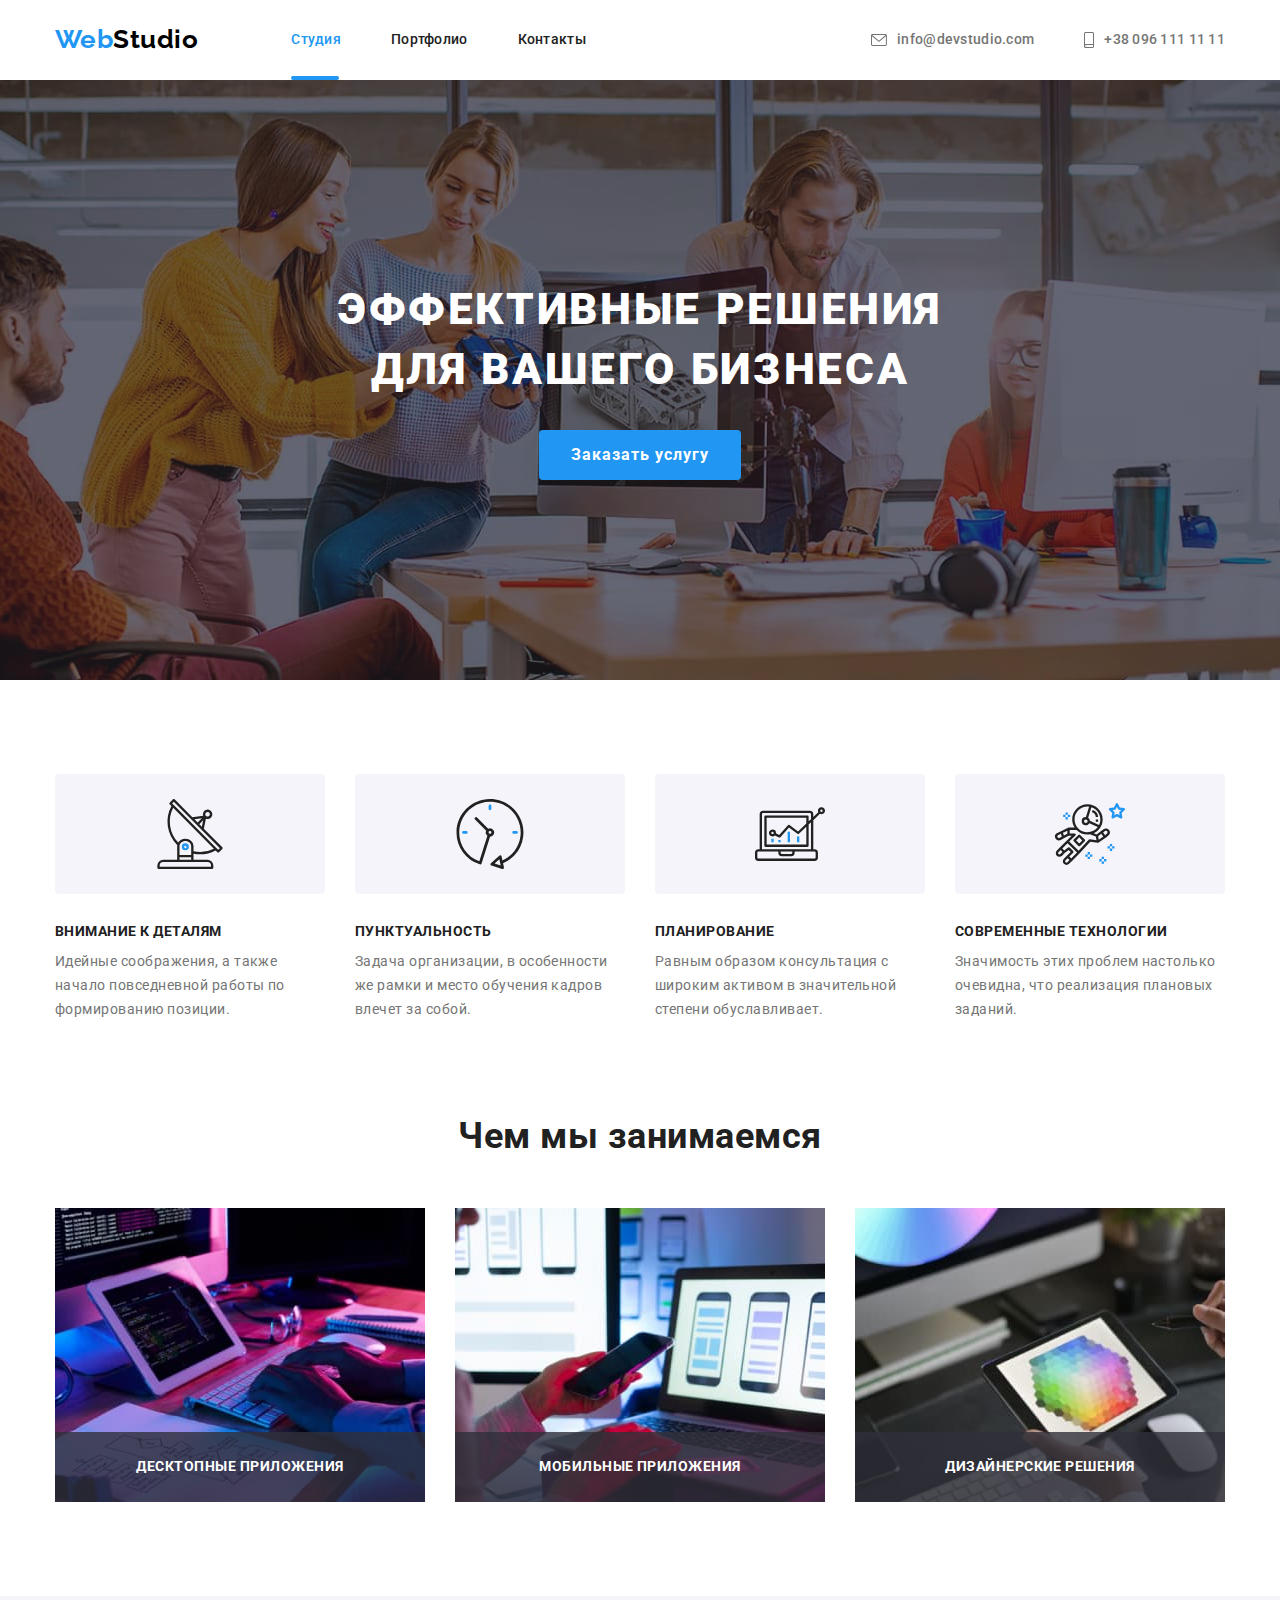
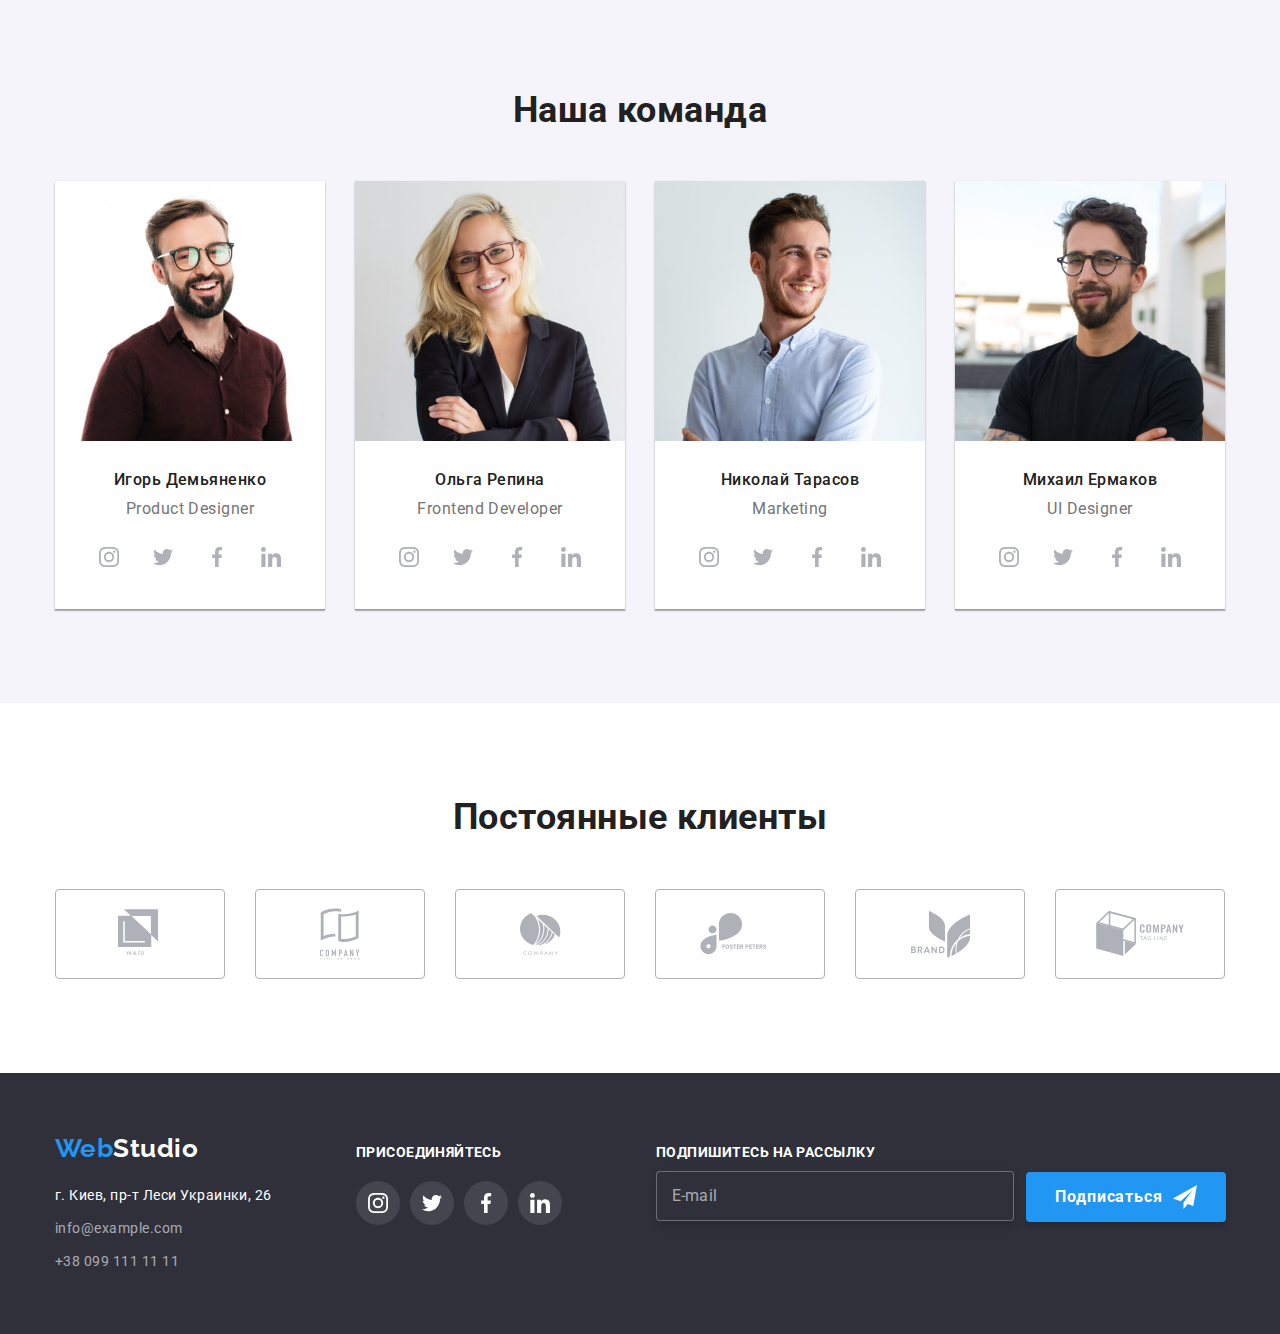
<file: index.html>
<!DOCTYPE html>
<html lang="ru">
  <head>
    <meta charset="UTF-8" />
    <meta name="viewport" content="width=device-width, initial-scale=1.0" />
    <title>Студия</title>
    <link rel="preconnect" href="https://fonts.gstatic.com" />
    <link
      href="https://fonts.googleapis.com/css2?family=Raleway:wght@400;700&family=Roboto:wght@400;500;700;900&display=swap"
      rel="stylesheet"
    />
    <link
      rel="stylesheet"
      href="https://cdnjs.cloudflare.com/ajax/libs/modern-normalize/1.0.0/modern-normalize.min.css"
    />
    <link rel="stylesheet" href="./css/styles.css" />
  </head>
  <body>
    <!--Header-->

    <header class="page-header">
      <!--Навигация-->
      <div class="container page-roof">
        <nav class="site-nav">
          <a href="./index.html" class="logo"
            ><span class="web-logo">Web</span
            ><span class="studio-logo">Studio</span></a
          >
          <ul class="list">
            <li class="item">
              <a href="" class="link current study-line">Студия</a>
            </li>
            <li class="item">
              <a href="./portfolio.html" class="link">Портфолио</a>
            </li>
            <li class="item"><a href="" class="link">Контакты</a></li>
          </ul>
        </nav>

        <ul class="contacts">
          <li class="item">
            <a class="link" href="">
              <svg class="mail-icon">
                <use href="./images/symbol-defs.svg#envelope"></use>
              </svg>
              info@devstudio.com</a
            >
          </li>
          <li class="item">
            <a class="link" href="">
              <svg class="contacts-icon">
                <use href="./images/symbol-defs.svg#smartphone"></use>
              </svg>
              +38 096 111 11 11</a
            >
          </li>
        </ul>
      </div>
    </header>

    <!--Main-->

    <main>
      <!--Hero-->

      <section class="hero">
        <div class="container">
          <h1 class="hero-title">
            Эффективные решения <br />
            для вашего бизнеса
          </h1>
          <button data-modal-open type="button" class="button-hero">
            Заказать услугу
          </button>
        </div>
      </section>

      <!--Modal-Window-->

      <div class="backdrop is-hidden" data-modal>
        <div class="modal">
          <button class="modal-close" data-modal-close>
            <svg class="close-icon">
              <use
                href="./images/icon/symbol-defs-1.svg#modal-close-comp"
              ></use>
            </svg>
          </button>

          <div class="input-place">
            <b class="modal-title">Оставьте свои данные, мы вам перезвоним</b>

            <form class="form-modal">
              <p class="form-field">
                <label for="name" class="form-label">Имя</label>
                <input
                  class="form-input"
                  type="text"
                  name="user-name"
                  id="name"
                />
                <span class="input-picture">
                  <svg class="input-icon">
                    <use href="./images/icon/symbol-defs-modal.svg#name"></use>
                  </svg>
                </span>
              </p>

              <p class="form-field">
                <label for="tel" class="form-label">Телефон</label>
                <input class="form-input" type="tel" name="user-tel" id="tel" />
                <span class="input-picture">
                  <svg class="input-icon">
                    <use href="./images/icon/symbol-defs-modal.svg#tel"></use>
                  </svg>
                </span>
              </p>

              <p class="form-field">
                <label for="mail" class="form-label">Почта</label>
                <input
                  class="form-input"
                  type="email"
                  name="user-mail"
                  id="mail"
                />
                <span class="input-picture">
                  <svg class="input-icon">
                    <use href="./images/icon/symbol-defs-modal.svg#mail"></use>
                  </svg>
                </span>
              </p>

              <p class="form-field">
                <label for="comments" class="form-label">Комментарий</label>
                <textarea
                  name="comments"
                  id="comments"
                  placeholder="Введите текст"
                ></textarea>
              </p>

              <div class="form-polic">
                <label class="check-label">
                  <input
                    class="form-checkbox"
                    type="checkbox"
                    name="agreement"
                  />
                  <span class="check-decoration"></span>
                  <span class="check-label-subtitle"
                    >Соглашаюсь с рассылкой и принимаю</span
                  >
                  <a class="label-subtitle-link" href=""
                    ><span class="check-label-subtitle-text"
                      >Условия договора</span
                    ></a
                  >
                </label>
              </div>

              <button class="submit-button" type="submit">
                <span class="submit-title">Отправить</span>
              </button>
            </form>
          </div>
        </div>
      </div>

<!--Features-->

      <section class="features">
        <h2 class="title-hidden">Чем мы занимаемся</h2>

        <div class="container">
          <ul class="list">
            <li class="box">
              <h3 class="title">Внимание к деталям</h3>
              <p class="features-subtitle">
                Идейные соображения, а также начало повседневной работы по
                формированию позиции.
              </p>
            </li>
            <li class="box">
              <h3 class="title">Пунктуальность</h3>
              <p class="features-subtitle">
                Задача организации, в особенности же рамки и место обучения
                кадров влечет за собой.
              </p>
            </li>
            <li class="box">
              <h3 class="title">Планирование</h3>
              <p class="features-subtitle">
                Равным образом консультация с широким активом в значительной
                степени обуславливает.
              </p>
            </li>
            <li class="box">
              <h3 class="title">Современные технологии</h3>
              <p class="features-subtitle">
                Значимость этих проблем настолько очевидна, что реализация
                плановых заданий.
              </p>
            </li>
          </ul>
        </div>
      </section>

      <!--Activity-->

      <section class="activity">
        <div class="container">
          <h2 class="section-title">Чем мы занимаемся</h2>
          <ul class="list">
            <li class="card">
              <div class="activity-thumb">
                <img
                  class="image"
                  src="./images/img-box1-comp.jpg"
                  alt="десктопные приложения"
                  width="370"
                />
                <p class="activity-subtitle">Десктопные приложения</p>
              </div>
            </li>
            <li class="card">
              <div class="activity-thumb">
                <img
                  class="image"
                  src="./images/img-box2-comp.jpg"
                  alt="мобильные приложения"
                  width="370"
                />
                <p class="activity-subtitle">Мобильные приложения</p>
              </div>
            </li>
            <li class="card">
              <div class="activity-thumb">
                <img
                  class="image"
                  src="./images/img-box3-comp.jpg"
                  alt="дизайнерские решения"
                  width="370"
                />
                <p class="activity-subtitle">Дизайнерские решения</p>
              </div>
            </li>
          </ul>
        </div>
      </section>

      <!--Team-->

      <section class="team">
        <div class="container">
          <h2 class="section-title">Наша команда</h2>
          <ul class="list">
            <li class="card">
              <img
                class="image"
                src="./images/img-demyanenko-75.jpg"
                alt="Игорь Демьяненко"
                width="270"
                height="260"
              />
              <div class="card-cocntent">
                <h3 class="title">Игорь Демьяненко</h3>
                <p class="team-subtitle">Product Designer</p>
                <ul class="team-social">
                  <li class="social-box">
                    <a class="link" href="" aria-label="Instagram link">
                      <span class="title-hidden">Instagram</span>
                      <svg class="team-icon">
                        <use href="./images/symbol-defs.svg#instagram"></use>
                      </svg>
                    </a>
                  </li>
                  <li class="social-box">
                    <a class="link" href="" aria-label="Twitter link">
                      <span class="title-hidden">Twitter</span>
                      <svg class="team-icon">
                        <use href="./images/symbol-defs.svg#twitter"></use>
                      </svg>
                    </a>
                  </li>
                  <li class="social-box">
                    <a class="link" href="" aria-label="Facebooke link">
                      <span class="title-hidden">Facebooke</span>
                      <svg class="team-icon">
                        <use href="./images/symbol-defs.svg#facebook"></use>
                      </svg>
                    </a>
                  </li>
                  <li class="social-box">
                    <a class="link" href="" aria-label="Linkedin link">
                      <span class="title-hidden">Linkedin</span>
                      <svg class="team-icon">
                        <use href="./images/symbol-defs.svg#linkedin"></use>
                      </svg>
                    </a>
                  </li>
                </ul>
              </div>
            </li>
            <li class="card">
              <img
                class="image"
                src="./images/img-repyna-75.jpg"
                alt="Ольга Репина"
                width="270"
                height="260"
              />
              <div class="card-cocntent">
                <h3 class="title">Ольга Репина</h3>
                <p class="team-subtitle">Frontend Developer</p>
                <ul class="team-social">
                  <li class="social-box">
                    <a class="link" href="" aria-label="Instagram link">
                      <span class="title-hidden">Instagram</span>
                      <svg class="team-icon">
                        <use href="./images/symbol-defs.svg#instagram"></use>
                      </svg>
                    </a>
                  </li>
                  <li class="social-box">
                    <a class="link" href="" aria-label="Twitter link">
                      <span class="title-hidden">Twitter</span>
                      <svg class="team-icon">
                        <use href="./images/symbol-defs.svg#twitter"></use>
                      </svg>
                    </a>
                  </li>
                  <li class="social-box">
                    <a class="link" href="" aria-label="Facebooke link">
                      <span class="title-hidden">Facebooke</span>
                      <svg class="team-icon">
                        <use href="./images/symbol-defs.svg#facebook"></use>
                      </svg>
                    </a>
                  </li>
                  <li class="social-box">
                    <a class="link" href="" aria-label="Linkedin link">
                      <span class="title-hidden">Linkedin</span>
                      <svg class="team-icon">
                        <use href="./images/symbol-defs.svg#linkedin"></use>
                      </svg>
                    </a>
                  </li>
                </ul>
              </div>
            </li>
            <li class="card">
              <img
                class="image"
                src="./images/img-tarasov-75.jpg"
                alt="Николай Тарасов"
                width="270"
                height="260"
              />
              <div class="card-cocntent">
                <h3 class="title">Николай Тарасов</h3>
                <p class="team-subtitle">Marketing</p>
                <ul class="team-social">
                  <li class="social-box">
                    <a class="link" href="" aria-label="Instagram link">
                      <span class="title-hidden">Instagram</span>
                      <svg class="team-icon">
                        <use href="./images/symbol-defs.svg#instagram"></use>
                      </svg>
                    </a>
                  </li>
                  <li class="social-box">
                    <a class="link" href="" aria-label="Twitter link">
                      <span class="title-hidden">Twitter</span>
                      <svg class="team-icon">
                        <use href="./images/symbol-defs.svg#twitter"></use>
                      </svg>
                    </a>
                  </li>
                  <li class="social-box">
                    <a class="link" href="" aria-label="Facebooke link">
                      <span class="title-hidden">Facebooke</span>
                      <svg class="team-icon">
                        <use href="./images/symbol-defs.svg#facebook"></use>
                      </svg>
                    </a>
                  </li>
                  <li class="social-box">
                    <a class="link" href="" aria-label="Linkedin link">
                      <span class="title-hidden">Linkedin</span>
                      <svg class="team-icon">
                        <use href="./images/symbol-defs.svg#linkedin"></use>
                      </svg>
                    </a>
                  </li>
                </ul>
              </div>
            </li>
            <li class="card">
              <img
                class="image"
                src="./images/img-ermacov-75.jpg"
                alt="Михаил Ермаков"
                width="270"
                height="260"
              />
              <div class="card-cocntent">
                <h3 class="title">Михаил Ермаков</h3>
                <p class="team-subtitle">UI Designer</p>
                <ul class="team-social">
                  <li class="social-box">
                    <a class="link" href="" aria-label="Instagram link">
                      <span class="title-hidden">Instagram</span>
                      <svg class="team-icon">
                        <use href="./images/symbol-defs.svg#instagram"></use>
                      </svg>
                    </a>
                  </li>
                  <li class="social-box">
                    <a class="link" href="" aria-label="Twitter link">
                      <span class="title-hidden">Twitter</span>
                      <svg class="team-icon">
                        <use href="./images/symbol-defs.svg#twitter"></use>
                      </svg>
                    </a>
                  </li>
                  <li class="social-box">
                    <a class="link" href="" aria-label="Facebooke link">
                      <span class="title-hidden">Facebooke</span>
                      <svg class="team-icon">
                        <use href="./images/symbol-defs.svg#facebook"></use>
                      </svg>
                    </a>
                  </li>
                  <li class="social-box">
                    <a class="link" href="" aria-label="Linkedin link">
                      <span class="title-hidden">Linkedin</span>
                      <svg class="team-icon">
                        <use href="./images/symbol-defs.svg#linkedin"></use>
                      </svg>
                    </a>
                  </li>
                </ul>
              </div>
            </li>
          </ul>
        </div>
      </section>

      <!--Clients-->
      <section class="clients">
        <div class="container">
          <h2 class="section-title">Постоянные клиенты</h2>

          <ul class="list">
            <li class="client-card">
              <a class="link" href="">
                <svg class="client-icon icon-first">
                  <use href="./images/symbol-defs.svg#logo1"></use>
                </svg>
              </a>
            </li>
            <li class="client-card">
              <a class="link" href="">
                <svg class="client-icon icon-second">
                  <use href="./images/symbol-defs.svg#logo2"></use>
                </svg>
              </a>
            </li>
            <li class="client-card">
              <a class="link" href="">
                <svg class="client-icon icon-third">
                  <use href="./images/symbol-defs.svg#logo3"></use>
                </svg>
              </a>
            </li>
            <li class="client-card">
              <a class="link" href="">
                <svg class="client-icon icon-fourth">
                  <use href="./images/symbol-defs.svg#logo4"></use>
                </svg>
              </a>
            </li>
            <li class="client-card">
              <a class="link" href="">
                <svg class="client-icon icon-fifth">
                  <use href="./images/symbol-defs.svg#logo5"></use>
                </svg>
              </a>
            </li>
            <li class="client-card">
              <a class="link" href="">
                <svg class="client-icon icon-sixth">
                  <use href="./images/symbol-defs.svg#logo6"></use>
                </svg>
              </a>
            </li>
          </ul>
        </div>
      </section>
    </main>

    <!--Footer-->

    <footer class="footer">
      <div class="container">
        <div class="contacts-container">
          <a href="" class="logo-foot"
            ><span class="web-logo">Web</span
            ><span class="studio-foot-logo">Studio</span></a
          >
          <address>
            <ul class="adress">
              <li>
                <a href="" class="link">г. Киев, пр-т Леси Украинки, 26</a>
              </li>
              <li><a href="" class="contact-link">info@example.com</a></li>
              <li><a href="" class="contact-link">+38 099 111 11 11</a></li>
            </ul>
          </address>
        </div>

        <!--Footer social links-->

        <div class="social-container">
          <p class="social-subtitle">Присоединяйтесь</p>

          <ul class="footer-social">
            <li class="footer-box">
              <a class="link" href="" aria-label="Instagram link">
                <span class="title-hidden">Instagram</span>
                <svg class="footer-icon">
                  <use href="./images/symbol-defs.svg#instagramfoot"></use>
                </svg>
              </a>
            </li>
            <li class="footer-box">
              <a class="link" href="" aria-label="Twitter link">
                <span class="title-hidden">Twitter</span>
                <svg class="footer-icon">
                  <use href="./images/symbol-defs.svg#twitterfoot"></use>
                </svg>
              </a>
            </li>
            <li class="footer-box">
              <a class="link" href="" aria-label="Facebooke link">
                <span class="title-hidden">Facebooke</span>
                <svg class="footer-icon">
                  <use href="./images/symbol-defs.svg#facebookfoot"></use>
                </svg>
              </a>
            </li>
            <li class="footer-box">
              <a class="link" href="" aria-label="Linkedin link">
                <span class="title-hidden">Linkedin</span>
                <svg class="footer-icon">
                  <use href="./images/symbol-defs.svg#linkedinfoot"></use>
                </svg>
              </a>
            </li>
          </ul>
        </div>

        <!--Form-footer-->

        <div class="form-container">
          <b class="footer-form-title">Подпишитесь на рассылку</b>
          <form class="footer-form">
            <div class="form-field">
              <input
                class="form-input"
                type="email"
                name="user-mail"
                id="email"
              />
              <label for="email" class="form-label">E-mail</label>
            </div>

            <button type="submit" class="btn-footer-form">
              Подписаться
              <svg class="footer-send-icon">
                <use
                  href="./images/icon/symbol-defs-modal.svg#footer-send"
                ></use>
              </svg>
            </button>
          </form>
        </div>
      </div>
    </footer>
    <script src="./js/modal.js"></script>
  </body>
</html>
</file>
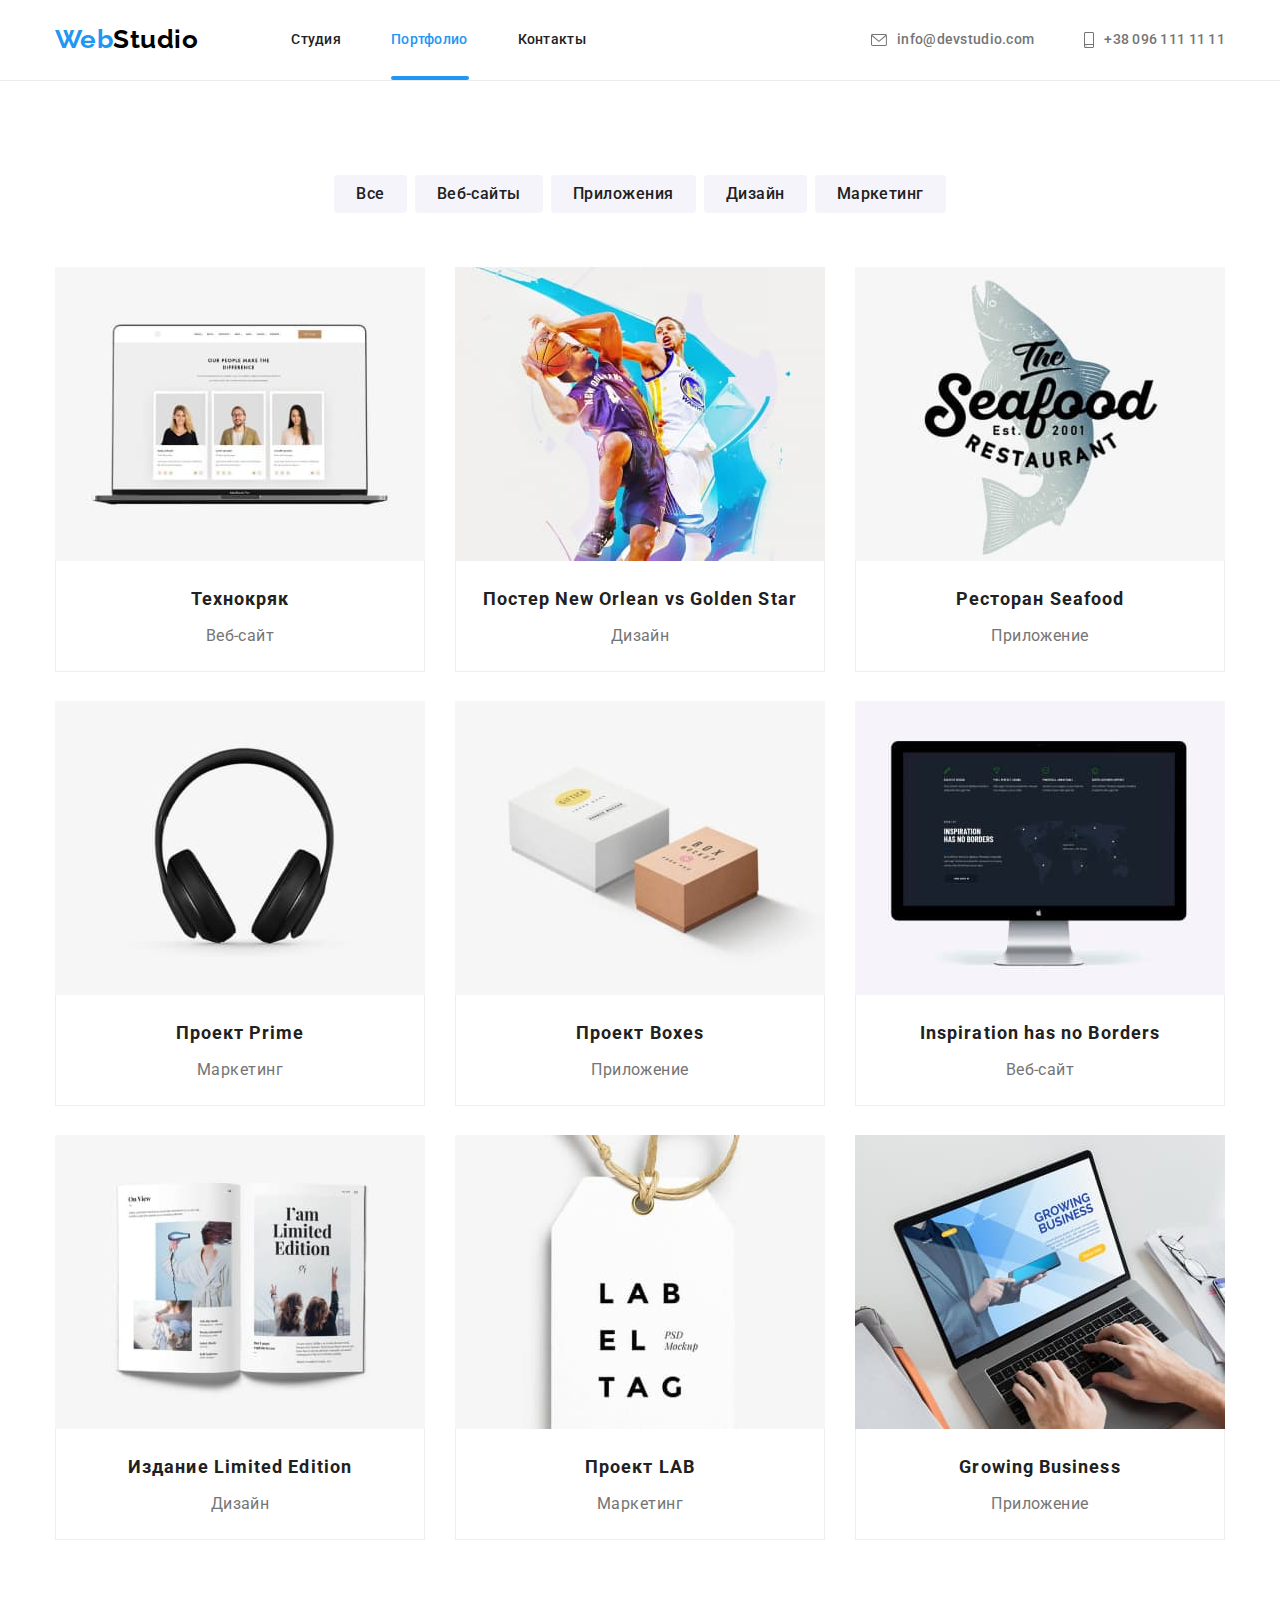
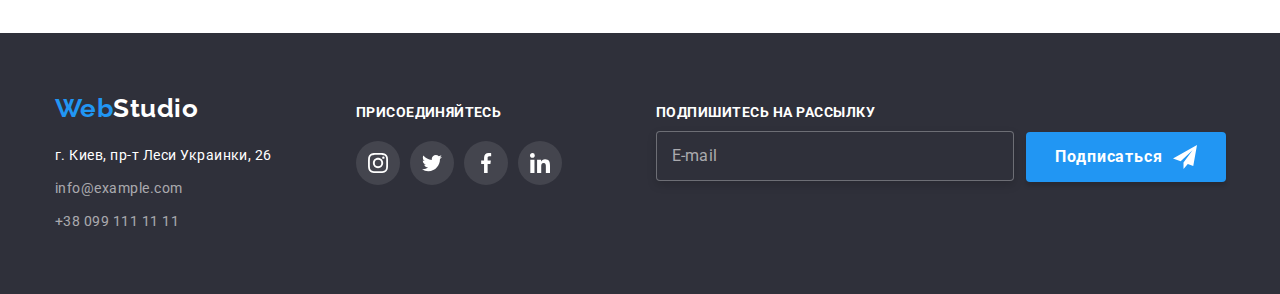
<file: portfolio.html>
<!DOCTYPE html>
<html lang="en">
  <head>
    <meta charset="UTF-8" />
    <meta name="viewport" content="width=device-width, initial-scale=1.0" />
    <title>Portfolio</title>
    <link rel="preconnect" href="https://fonts.gstatic.com" />
    <link
      href="https://fonts.googleapis.com/css2?family=Raleway:wght@400;700&family=Roboto:wght@400;500;700;900&display=swap"
      rel="stylesheet"
    />
    <link
      rel="stylesheet"
      href="https://cdnjs.cloudflare.com/ajax/libs/modern-normalize/1.0.0/modern-normalize.min.css"
    />
    <link rel="stylesheet" href="css/styles.css" />
  </head>
  <body>
    <header class="portfolio-header">
      <!--Навигация-->
      <div class="container page-roof">
        <nav class="site-nav">
          <a href="./index.html" class="logo"
            ><span class="web-logo">Web</span
            ><span class="studio-logo">Studio</span></a
          >

          <ul class="list">
            <li class="item"><a href="./index.html" class="link">Студия</a></li>
            <li class="item">
              <a href="./portfolio.html" class="link current portfolio-line"
                >Портфолио</a
              >
            </li>
            <li class="item"><a href="" class="link">Контакты</a></li>
          </ul>
        </nav>

        <ul class="contacts">
          <li class="item">
            <a class="link" href="">
              <svg class="mail-icon">
                <use href="./images/symbol-defs.svg#envelope"></use>
              </svg>
              info@devstudio.com</a
            >
          </li>
          <li class="item">
            <a class="link" href="">
              <svg class="contacts-icon">
                <use href="./images/symbol-defs.svg#smartphone"></use>
              </svg>
              +38 096 111 11 11</a
            >
          </li>
        </ul>
      </div>
    </header>

    <!--Main-->
    <main>
      <!--Projects-->

      <section class="projects">
        <div class="container">
          <h1 class="title-hidden">Наши проекты</h1>

          <!--Filters-->

          <ul class="filters">
            <li class="item">
              <button type="button" class="button">Все</button>
            </li>
            <li class="item">
              <button type="button" class="button">Веб-сайты</button>
            </li>
            <li class="item">
              <button type="button" class="button">Приложения</button>
            </li>
            <li class="item">
              <button type="button" class="button">Дизайн</button>
            </li>
            <li class="item">
              <button type="button" class="button">Маркетинг</button>
            </li>
          </ul>

          <!--Galery-->
          <h2 class="title-hidden">Галерея</h2>

          <ul class="galery">
            <li class="galery-card">
              <a href="" class="link">
                
                <div class="galery-thumb">
                  <img
                    class="image"
                    src="./images/1techno-75.jpg"
                    alt="Технокряк"
                    width="370"
                    height="294"
                  />
                  <div class="galery-overley">
                  <p class="galery-subtitle">
                    Технокряк это современная площадка распространения
                    коронавируса. Компании используют эту платформу для
                    цифрового шпионажа и атак на защищённые сервера конкурентов.
                  </p>
                </div>
                </div>

                <div class="card-content">
                  <h3 class="title">Технокряк</h3>
                  <p class="type">Веб-сайт</p>
                </div>
              </a>
            </li>
            <li class="galery-card">
              <a href="" class="link">
                <div class="galery-thumb">
                  <img
                    class="image"
                    src="./images/2goldenstar-75.jpg"
                    alt="Постер New Orlean vs Golden Star"
                    width="370"
                    height="294"
                  />
                  <div class="galery-overley">
                  <p class="galery-subtitle">
                    Технокряк это современная площадка распространения
                    коронавируса. Компании используют эту платформу для
                    цифрового шпионажа и атак на защищённые сервера конкурентов.
                  </p>
                </div>
                </div>
                <div class="card-content">
                  <h3 class="title">Постер New Orlean vs Golden Star</h3>
                  <p class="type">Дизайн</p>
                </div>
              </a>
            </li>
            <li class="galery-card">
              <a href="" class="link">
                <div class="galery-thumb">
                  <img
                    class="image"
                    src="./images/3seafood-75.jpg"
                    alt="Seafood"
                    width="370"
                    height="294"
                  />
                  <div class="galery-overley">
                  <p class="galery-subtitle">
                    Технокряк это современная площадка распространения
                    коронавируса. Компании используют эту платформу для
                    цифрового шпионажа и атак на защищённые сервера конкурентов.
                  </p>
                </div>
                </div>
                <div class="card-content">
                  <h3 class="title">Ресторан Seafood</h3>
                  <p class="type">Приложение</p>
                </div>
              </a>
            </li>
            <li class="galery-card">
              <a href="" class="link">
                <div class="galery-thumb">
                  <img
                    class="image"
                    src="./images/4prime-75.jpg"
                    alt="Prime"
                    width="370"
                    height="294"
                  />
                  <div class="galery-overley">
                  <p class="galery-subtitle">
                    Технокряк это современная площадка распространения
                    коронавируса. Компании используют эту платформу для
                    цифрового шпионажа и атак на защищённые сервера конкурентов.
                  </p>
                </div>
                </div>
                <div class="card-content">
                  <h3 class="title">Проект Prime</h3>
                  <p class="type">Маркетинг</p>
                </div>
              </a>
            </li>
            <li class="galery-card">
              <a href="" class="link">
                <div class="galery-thumb">
                  <img
                    class="image"
                    src="./images/5box-75.jpg"
                    alt="Boxes"
                    width="370"
                    height="294"
                  />
                  <div class="galery-overley">
                  <p class="galery-subtitle">
                    Технокряк это современная площадка распространения
                    коронавируса. Компании используют эту платформу для
                    цифрового шпионажа и атак на защищённые сервера конкурентов.
                  </p>
                </div>
                </div>
                <div class="card-content">
                  <h3 class="title">Проект Boxes</h3>
                  <p class="type">Приложение</p>
                </div>
              </a>
            </li>
            <li class="galery-card">
              <a href="" class="link">
                <div class="galery-thumb">
                  <img
                    class="image"
                    src="./images/6no-borders-75.jpg"
                    alt="Inspiration has no Borders"
                    width="370"
                    height="294"
                  />
                  <div class="galery-overley">
                  <p class="galery-subtitle">
                    Технокряк это современная площадка распространения
                    коронавируса. Компании используют эту платформу для
                    цифрового шпионажа и атак на защищённые сервера конкурентов.
                  </p>
                </div>
                </div>
                <div class="card-content">
                  <h3 class="title">Inspiration has no Borders</h3>
                  <p class="type">Веб-сайт</p>
                </div>
              </a>
            </li>
            <li class="galery-card">
              <a href="" class="link">
                <div class="galery-thumb">
                  <img
                    class="image"
                    src="./images/7limited-edition-75.jpg"
                    alt="Издание Limited Edition"
                    width="370"
                    height="294"
                  />
                  <div class="galery-overley">
                  <p class="galery-subtitle">
                    Технокряк это современная площадка распространения
                    коронавируса. Компании используют эту платформу для
                    цифрового шпионажа и атак на защищённые сервера конкурентов.
                  </p>
                </div>
                </div>
                <div class="card-content">
                  <h3 class="title">Издание Limited Edition</h3>
                  <p class="type">Дизайн</p>
                </div>
              </a>
            </li>
            <li class="galery-card">
              <a href="" class="link">
                <div class="galery-thumb">
                  <img
                    class="image"
                    src="./images/8lab-75.jpg"
                    alt="Проект LAB"
                    width="370"
                    height="294"
                  />
                  <div class="galery-overley">
                  <p class="galery-subtitle">
                    Технокряк это современная площадка распространения
                    коронавируса. Компании используют эту платформу для
                    цифрового шпионажа и атак на защищённые сервера конкурентов.
                  </p>
                </div>
                </div>
                <div class="card-content">
                  <h3 class="title">Проект LAB</h3>
                  <p class="type">Маркетинг</p>
                </div>
              </a>
            </li>
            <li class="galery-card">
              <a href="" class="link">
                <div class="galery-thumb">
                  <img
                    class="image"
                    src="./images/9growing-75.jpg"
                    alt="Growing Busines"
                    width="370"
                    height="294"
                  />
                  <div class="galery-overley">
                  <p class="galery-subtitle">
                    Технокряк это современная площадка распространения
                    коронавируса. Компании используют эту платформу для
                    цифрового шпионажа и атак на защищённые сервера конкурентов.
                  </p>
                </div>
                </div>
                <div class="card-content">
                  <h3 class="title">Growing Business</h3>
                  <p class="type">Приложение</p>
                </div>
              </a>
            </li>
          </ul>
        </div>
      </section>
    </main>
    <!--Main-->

    <!--Footer-->
    <footer class="footer">
      <div class="container">
        <div class="contacts-container">
          <a href="" class="logo-foot"
            ><span class="web-logo">Web</span
            ><span class="studio-foot-logo">Studio</span></a
          >
          <address>
            <ul class="adress">
              <li>
                <a href="" class="link">г. Киев, пр-т Леси Украинки, 26</a>
              </li>
              <li><a href="" class="contact-link">info@example.com</a></li>
              <li><a href="" class="contact-link">+38 099 111 11 11</a></li>
            </ul>
          </address>
        </div>

        <!--Footer social links-->

        <div class="social-container">
          <p class="social-subtitle">Присоединяйтесь</p>

          <ul class="footer-social">
            <li class="footer-box">
              <a class="link" href="" aria-label="Instagram link">
                <span class="title-hidden">Instagram</span>
                <svg class="footer-icon">
                  <use href="./images/symbol-defs.svg#instagramfoot"></use>
                </svg>
              </a>
            </li>
            <li class="footer-box">
              <a class="link" href="" aria-label="Twitter link">
                <span class="title-hidden">Twitter</span>
                <svg class="footer-icon">
                  <use href="./images/symbol-defs.svg#twitterfoot"></use>
                </svg>
              </a>
            </li>
            <li class="footer-box">
              <a class="link" href="" aria-label="Facebooke link">
                <span class="title-hidden">Facebooke</span>
                <svg class="footer-icon">
                  <use href="./images/symbol-defs.svg#facebookfoot"></use>
                </svg>
              </a>
            </li>
            <li class="footer-box">
              <a class="link" href="" aria-label="Linkedin link">
                <span class="title-hidden">Linkedin</span>
                <svg class="footer-icon">
                  <use href="./images/symbol-defs.svg#linkedinfoot"></use>
                </svg>
              </a>
            </li>
          </ul>
        </div>
        <!--Form-footer-->
        
        <div class="form-container">
          <b class="footer-form-title">Подпишитесь на рассылку</b>
          <form class="footer-form">
            <div class="form-field">
        
              <input class="form-input" type="email" name="user-mail" id="mail" />
              <label for="mail" class="form-label">E-mail</label>
            </div>
        
            <button type="submit" class="btn-footer-form">Подписаться
              <svg class="footer-send-icon">
                <use href="./images/icon/symbol-defs-modal.svg#footer-send"></use>
              </svg>
            </button>
          </form>
        </div>
      </div>
    </footer>
  </body>
</html>
</file>
<file: css/styles.css>
:root {
  --title-text-color: #212121;
  --subtitle-text-color: #757575;
  --second-footer-color: rgba(255, 255, 255, 0.6);
  --accent-color: #2196f3;
  --team-background-color: #f5f4fa;
  /* --logo-studio-color: #f5f4fa; */
  --hero-footer-background-color: #2f303a;
  --logo-studio-color: #000000;
  --logo-web-studio-color: #ffffff;
  --backrgound-color: #ffffff;
  --client-icon-color: #afb1b8;
  --footer-icon-background-color: rgba(255, 255, 255, 0.1);
}
body {
  /* width: 1600px; */
  margin-left: auto;
  margin-right: auto;

  color: var(--title-text-color);
  background-color: var(--backrgound-color);

  font-family: Roboto, sans-serif;
  letter-spacing: 0.03em;
}

.container {
  margin-left: auto;
  margin-right: auto;
  width: 1200px;
  padding-left: 15px;
  padding-right: 15px;
}

.image {
  display: block;
  max-width: 100%;
  height: auto;
}

ul {
  list-style: none;
}

.logo,
.logo-foot,
.link,
.contact-link,
.button-hero {
  text-decoration: none;
}

.site-nav,
.contacts,
.list,
.adress,
.footer-social,
.filters,
.galery {
  margin: 0;
  padding: 0;
}

.features .title-hidden,
.projects .title-hidden,
.team .title-hidden,
.footer .title-hidden {
  position: absolute;
  width: 1px;
  height: 1px;
  margin: -1px;
  border: 0;
  padding: 0;
  white-space: nowrap;
  clip-path: inset(100%);
  clip: rect(0 0 0 0);
  overflow: hidden;
}
/* Header */

/* Навигация */
.page-roof,
.site-nav {
  display: flex;
  align-items: center;
}
.logo,
.logo-foot {
  display: block;

  font-family: Raleway, sans-serif;
  font-weight: bold;
  font-size: 26px;
  line-height: 1.2;
}
.web-logo {
  color: var(--accent-color);
}
.studio-logo {
  color: var(--logo-studio-color);
}

.site-nav .list {
  display: flex;
  margin-left: 93px;
}

.site-nav .item + .item {
  margin-left: 50px;
}
.site-nav .link {
  display: block;
  padding-top: 32px;
  padding-bottom: 32px;

  color: var(--title-text-color);

  font-weight: 500;
  font-size: 14px;
  line-height: 1.14;
  letter-spacing: 0.02em;

  transition: color 250ms cubic-bezier(0.4, 0, 0.2, 1);
}

.current {
  position: relative;
}

.study-line::after {
  position: absolute;
  content: '';
  left: 0;
  bottom: 0;

  display: block;

  width: 48px;
  height: 4px;

  background: var(--accent-color);

  border-radius: 2px;
}

.portfolio-line::after {
  position: absolute;
  content: '';
  left: 0;
  bottom: 0;

  display: block;

  width: 78px;
  height: 4px;

  background: var(--accent-color);

  border-radius: 2px;
}

.contacts {
  display: flex;
  margin-left: auto;
}
.contacts .item + .item {
  margin-left: 50px;
}

.contacts .link {
  display: flex;
  align-items: center;
  padding-top: 32px;
  padding-bottom: 32px;

  color: var(--subtitle-text-color);

  font-weight: 500;
  font-size: 14px;
  line-height: 1.14;
  letter-spacing: 0.02em;

  transition: color 250ms cubic-bezier(0.4, 0, 0.2, 1);
}

.mail-icon {
  display: block;
  margin-right: 10px;
  width: 16px;
  height: 12px;

  fill: currentColor;
}
.contacts-icon {
  display: block;
  margin-right: 10px;
  width: 10px;
  height: 16px;
  fill: currentColor;
}
.site-nav .link:hover,
.contacts .link:hover {
  color: var(--accent-color);
}

.site-nav .link:focus,
.contacts .link:focus {
  color: var(--accent-color);
}

.site-nav .link.current {
  color: var(--accent-color);
}
/* Header */

/* Main */

/* Hero */
.hero {
  padding-top: 200px;
  padding-bottom: 200px;
  text-align: center;
  height: 600px;

  background-image: linear-gradient(
      rgba(47, 48, 58, 0.4),
      rgba(47, 48, 58, 0.4)
    ),
    url('../images/hero-75.jpg');

  background-color: #c4c4c4;

  background-position: center;
  background-size: cover;
  background-repeat: no-repeat;
}

.hero-title {
  margin-top: 0;
  margin-bottom: 0;

  color: var(--logo-web-studio-color);

  font-weight: 900;
  font-size: 44px;
  line-height: 1.36;
  text-align: center;
  letter-spacing: 0.06em;
  text-transform: uppercase;
}
.button-hero {
  margin-top: 30px;
  border-radius: 4px;
  padding: 10px 32px;
  display: inline-block;
  min-width: 200px;

  color: var(--logo-web-studio-color);
  background-color: var(--accent-color);

  font-weight: bold;
  font-size: 16px;
  line-height: 1.87;
  align-items: center;
  text-align: center;
  letter-spacing: 0.06em;

  border: none;
  cursor: pointer;
}

/* Modal-Window */

.backdrop {
  position: fixed;
  z-index: 5;

  top: 0px;
  left: 0px;
  width: 100%;
  height: 1024px;

  background: rgba(0, 0, 0, 0.2);

  opacity: 1;
  transition: opacity 250ms cubic-bezier(0.4, 0, 0.2, 1);
}
.backdrop.is-hidden {
  visibility: hidden;
  opacity: 0;
  pointer-events: none;
}
.backdrop.is-hidden .modal {
  transform: translate(-50%, -50%) scale(0.9);
}

.modal {
  position: absolute;
  left: 50%;
  top: 50%;

  width: 528px;
  height: 581px;

  background-color: var(--backrgound-color);

  box-shadow: 0px 1px 3px rgba(0, 0, 0, 0.12), 0px 1px 1px rgba(0, 0, 0, 0.14),
    0px 2px 1px rgba(0, 0, 0, 0.2);

  border-radius: 4px;

  transform: translate(-50%, -50%) scale(1);
  transition: transform 250ms cubic-bezier(0.4, 0, 0.2, 1);
}

.modal-close {
  display: flex;
  align-items: center;
  justify-content: center;

  margin-top: 8px;
  margin-right: 8px;
  margin-left: auto;
  padding: 0;

  width: 30px;
  height: 30px;

  color: var(--logo-studio-color);
  background-color: var(--backrgound-color);

  border: 1px solid rgba(0, 0, 0, 0.1);
  border-radius: 50%;

  transition: color 250ms cubic-bezier(0.4, 0, 0.2, 1);
   /* border-color 250ms cubic-bezier(0.4, 0, 0.2, 1);*/
}

.modal-close:hover,
.modal-close:focus {
  color: var(--accent-color);
/*  border-color: var(--accent-color);*/
}

.close-icon {
  display: block;
  width: 11px;
  height: 11px;

  fill: currentColor;
}
.input-place {
  padding: 2px 40px 40px 40px;
}
.modal-title {
  display: block;

  font-weight: bold;
  font-size: 20px;
  line-height: 1.15;
  text-align: center;

  color: var(--title-text-color);
}
.form-field {
  position: relative;

  display: flex;
  flex-direction: column;
  margin-top: 10px;
  margin-bottom: 0;
}
.form-field textarea::placeholder {
  font-weight: normal;
  font-size: 12px;
  line-height: 1.16;
  letter-spacing: 0.01em;

  color: rgba(117, 117, 117, 0.5);
}
.form-field textarea {
  padding: 12px 16px;
  height: 120px;
  border: 1px solid rgba(33, 33, 33, 0.2);
  border-radius: 4px;

  transition: border-color 250ms cubic-bezier(0.4, 0, 0.2, 1);
}

.form-field textarea:focus {
  border-color: var(--accent-color);
}

.form-label {
  padding-bottom: 4px;

  font-style: normal;
  font-weight: normal;
  font-size: 12px;
  line-height: 1.16;
  letter-spacing: 0.01em;

  color: var(--subtitle-text-color);
}

.form-input {
  padding: 0;
  height: 40px;
  padding: 12px 42px;

  border: 1px solid rgba(33, 33, 33, 0.2);
  border-radius: 4px;
  transition: border-color 250ms cubic-bezier(0.4, 0, 0.2, 1);
}

.form-modal .form-input:focus {
  border-color: var(--accent-color);
}

.input-icon {
  position: absolute;
  display: inline-block;
  bottom: 13px;
  left: 14px;

  width: 12px;
  height: 12px;
  fill: #212121;

  transition: fill 250ms cubic-bezier(0.4, 0, 0.2, 1);
}

.form-field .form-input:focus + .input-picture .input-icon {
  fill: var(--accent-color);
}

.form-checkbox {
  position: absolute;
  -webkit-appearance: none;
  -moz-appearance: none;
  appearance: none;
}


.check-decoration {
  display: inline-block;
  margin-right: 7px;
   
  width: 16px;
  height: 15px;
  border: 2px solid var(--title-text-color);
  border-radius: 4px;
}


.form-checkbox:checked + .check-decoration {
  border-color: var(--accent-color);
  background-color: var(--accent-color);
  background-image: url(../images/icon/icon-check-auto.svg);
  background-size: contain;
  background-origin: border-box;
}

.check-label {
  display: flex;
  align-items: center;
  justify-content: center;

  margin-top: 20px;
  margin-left: auto;
  margin-right: auto;
}
.label-subtitle-link {
text-decoration-color: var(--accent-color);
}

.check-label-subtitle {
  font-weight: normal;
  font-size: 14px;
  line-height: 1.71;

  color: var(--subtitle-text-color);
}

.check-label-subtitle-text {
  font-weight: normal;
  font-size: 14px;
  line-height: 1.71;

  color: var(--accent-color);
}

.submit-button {
  display: flex;
  align-items: center;
  justify-content: center;

  margin-top: 30px;
  margin-left: auto;
  margin-right: auto;
  padding: 0;

  min-width: 200px;
  height: 50px;

  font-weight: bold;
  font-size: 16px;
  line-height: 1.87;
  text-align: center;
  letter-spacing: 0.06em;

  background-color: var(--accent-color);

  box-shadow: 0px 4px 4px rgba(0, 0, 0, 0.15);
  border: none;
  border-radius: 4px;
  cursor: pointer;
}
.submit-title {
  font-weight: bold;
  font-size: 16px;
  line-height: 1.87;
  text-align: center;
  letter-spacing: 0.06em;

  color: var(--logo-web-studio-color);
}

/* Features */
.features {
  padding-top: 94px;
  padding-bottom: 94px;
}

.features .box::before {
  display: block;
  content: '';
  height: 120px;
  background-color: var(--team-background-color);
  border-radius: 4px;
  margin-bottom: 30px;
}

.features .box:nth-child(1)::before {
  background-image: url(../images/antenna.svg);
  background-repeat: no-repeat;
  background-size: 70px;
  background-position: center;
}
.features .box:nth-child(2)::before {
  background-image: url(../images/clock.svg);
  background-repeat: no-repeat;
  background-size: 70px;
  background-position: center;
}
.features .box:nth-child(3)::before {
  background-image: url(../images/diagram.svg);
  background-repeat: no-repeat;
  background-size: 70px;
  background-position: center;
}
.features .box:nth-child(4)::before {
  background-image: url(../images/astronaut.svg);
  background-repeat: no-repeat;
  background-size: 70px;
  background-position: center;
}
.features .box + .box {
  margin-left: 30px;
}

.features .box {
  min-width: 270px;
}

.features .list {
  display: flex;
}

.features .title {
  margin-top: 0;
  margin-bottom: 0;

  font-weight: bold;
  font-size: 14px;
  line-height: 1.14;
  text-transform: uppercase;
}

.section-title {
  margin-top: 0;
  margin-bottom: 50px;

  font-weight: bold;
  font-size: 36px;
  line-height: 1.16;
  text-align: center;
}

.features-subtitle,
.team-subtitle {
  color: var(--subtitle-text-color);
}

.features-subtitle {
  margin-top: 10px;
  margin-bottom: 0;
  font-weight: normal;
  font-size: 14px;
  line-height: 1.71;
}

/* Activity */

.activity {
  padding-bottom: 94px;
}

.activity .list {
  display: flex;
  justify-content: space-between;
}
.activity-thumb {
  position: relative;
  z-index: 1;
}

.activity-subtitle {
  position: absolute;
  bottom: 0;
  right: 0;
  margin: 0;
  display: flex;
  align-items: center;
  justify-content: center;
  width: 370px;
  height: 70px;

  font-weight: bold;
  font-size: 14px;
  line-height: 1.14;
  text-align: center;
  text-transform: uppercase;

  color: var(--logo-web-studio-color);
  background-color: rgba(47, 48, 58, 0.8);
}

/* Team */

.team {
  padding-top: 94px;
  padding-bottom: 94px;
  text-align: center;

  background-color: var(--team-background-color);
}

.team .card {
  border-top-right-radius: 0px;
  border-top-left-radius: 0px;
  box-shadow: 0px 1px 3px rgba(0, 0, 0, 0.12), 0px 1px 1px rgba(0, 0, 0, 0.14),
    0px 2px 1px rgba(0, 0, 0, 0.2);
}

.team .list {
  display: flex;
}

.team .card + .card {
  margin-left: 30px;
}

.team .title {
  margin-top: 0;
  margin-bottom: 0;

  font-weight: 500;
  font-size: 16px;
  line-height: 1.18;
  text-align: center;
}
.team-subtitle {
  margin-top: 10px;
  margin-bottom: 0;

  font-weight: normal;
  font-size: 16px;
  line-height: 1.18;
  text-align: center;
}
.team-social {
  display: flex;
  margin-top: 16px;
  padding-left: 0;
}
.team-social .link {
  display: flex;
  width: 44px;
  height: 44px;
  align-items: center;
  justify-content: center;

  color: var(--client-icon-color);
  background-color: var(--backrgound-color);
  border-radius: 50%;

  transition: color 250ms cubic-bezier(0.4, 0, 0.2, 1),
    background-color 250ms cubic-bezier(0.4, 0, 0.2, 1);
}

.team-social .link:hover,
.team-social .link:focus {
  color: var(--backrgound-color);
  background-color: var(--accent-color);
}

.social-box + .social-box {
  margin-left: 10px;
}
.team-icon {
  display: block;
  width: 20px;
  height: 20px;

  fill: currentColor;
}
.card-cocntent {
  width: 270px;
  height: 168px;
  padding-top: 30px;
  padding-bottom: 30px;
  padding-left: 32px;
  padding-right: 32px;

  background-color: var(--backrgound-color);

  border-bottom-right-radius: 4px;
  border-bottom-left-radius: 4px;
}

/*Clients*/

.clients {
  padding-top: 94px;
  padding-bottom: 94px;
}

.clients .section-title {
  margin-bottom: 50px;
}
.clients .list {
  display: flex;
}

.client-card + .client-card {
  margin-left: 30px;
}

.client-card .link {
  display: flex;
  align-items: center;
  justify-content: center;
  width: 170px;
  height: 90px;

  color: var(--client-icon-color);

  border: 1px solid #afb1b8;
  border-radius: 4px;

  transition: color 250ms cubic-bezier(0.4, 0, 0.2, 1),
    border-color 250ms cubic-bezier(0.4, 0, 0.2, 1);
}
.client-card .link:hover,
.client-card .link:focus {
  color: var(--accent-color);
  border-color: var(--accent-color);
}

/*Clients-Icon*/

.client-icon {
  display: block;
  fill: currentColor;
}

.client-icon.icon-first {
  width: 44.27px;
  height: 49.23px;
}
.client-icon.icon-second {
  width: 40px;
  height: 52px;
}
.client-icon.icon-third {
  width: 41px;
  height: 42.6px;
}
.client-icon.icon-fourth {
  width: 79.66px;
  height: 42.02px;
}
.client-icon.icon-fifth {
  width: 59px;
  height: 47px;
}
.client-icon.icon-sixth {
  width: 88.48px;
  height: 45.44px;
}
/* Footer */
.footer {
  background-color: var(--hero-footer-background-color);
  /*  width: 1600px; */
}

.footer .container {
  display: flex;
  padding-top: 60px;
  padding-bottom: 60px;
  align-items: baseline;
}
.contacts-container {
  min-width: 231px;
}
.studio-foot-logo {
  color: var(--logo-web-studio-color);
}
.adress .link {
  display: block;
  margin-top: 20px;

  color: var(--logo-web-studio-color);

  font-style: normal;
  font-weight: normal;
  font-size: 14px;
  line-height: 1.71;

  transition: color 250ms cubic-bezier(0.4, 0, 0.2, 1);
}
.contact-link {
  display: block;
  margin-top: 9px;

  color: rgba(255, 255, 255, 0.6);
  font-style: normal;
  font-weight: normal;
  font-size: 14px;
  line-height: 1.71;

  transition: color 250ms cubic-bezier(0.4, 0, 0.2, 1);
}

.adress .link:hover,
.contact-link:hover {
  color: var(--accent-color);
}
.adress .link:focus,
.contact-link:focus {
  color: var(--accent-color);
}

.social-container {
  margin-left: 70px;
  min-width: 207px;
}
.social-subtitle {
  margin-top: 0;
  margin-bottom: 20px;

  font-style: normal;
  font-weight: bold;
  font-size: 14px;
  line-height: 1.14;
  letter-spacing: 0.03em;
  text-transform: uppercase;

  color: var(--logo-web-studio-color);
}

.footer-social {
  display: flex;
}
.footer-box + .footer-box {
  margin-left: 10px;
}

.footer-social .link {
  display: flex;
  width: 44px;
  height: 44px;
  align-items: center;
  justify-content: center;

  color: var(--logo-web-studio-color);
  background-color: var(--footer-icon-background-color);
  border-radius: 50%;

  transition: color 250ms cubic-bezier(0.4, 0, 0.2, 1),
    background-color 250ms cubic-bezier(0.4, 0, 0.2, 1);
}

.footer-social .link:hover,
.footer-social .link:focus {
  color: var(--logo-web-studio-color);
  background-color: var(--accent-color);
}

.footer-icon {
  display: block;
  width: 20px;
  height: 20px;

  fill: currentColor;
}

/*form-container*/

.form-container {
  margin-left: 93px;
}

.footer-form {
  display: flex;
  justify-content: center;
  align-items: baseline;

  margin: 0;
  padding: 0;
}

.footer-form .form-label {
  position: absolute;
  z-index: 1;
  top: 15px;
  left: 16px;

  padding: 0;

  font-weight: normal;
  font-size: 16px;
  line-height: 1.25;

  color: rgba(255, 255, 255, 0.6);
}

.footer-form .form-field {
  position: relative;
}
.footer-form .form-input {
  width: 358px;
  height: 50px;
  padding: 15px 16px 15px 70px;

  color: var(--logo-web-studio-color);
  background-color: var(--hero-footer-background-color);

  border: 1px solid rgba(255, 255, 255, 0.3);
  border-radius: 4px;

  filter: drop-shadow(0px 4px 4px rgba(0, 0, 0, 0.15));
}

.footer-form-title {
  margin-bottom: 20px;
  font-weight: bold;
  font-size: 14px;
  line-height: 1.14;
  text-transform: uppercase;

  color: var(--logo-web-studio-color);
}

.btn-footer-form {
  display: flex;
  justify-content: center;
  align-items: center;

  margin-left: 12px;

  padding: 0;
  width: 200px;
  height: 50px;

  font-weight: bold;
  font-size: 16px;
  line-height: 1.87;

  text-align: center;
  letter-spacing: 0.06em;

  color: var(--logo-web-studio-color);
  background-color: var(--accent-color);

  border: none;

  box-shadow: 0px 4px 4px rgba(0, 0, 0, 0.15);
  border-radius: 4px;

  cursor: pointer;
}

.footer-send-icon {
  display: inline-block;
  margin-left: 10px;
  width: 24px;
  height: 24px;
}

/* Portfolio styles*/

.projects {
  padding-top: 94px;
  padding-bottom: 94px;
}

.portfolio-header {
  border-bottom: 1px solid #ececec;
}

.filters {
  display: flex;
  justify-content: center;
  padding-bottom: 15px;
}

.filters .item + .item {
  margin-left: 8px;
}

.button {
  display: inline-block;
  padding: 6px 22px;
  border-radius: 4px;
  border: none;

  color: var(--title-text-color);
  background-color: var(--team-background-color);

  font-family: inherit;
  font-style: normal;
  font-weight: 500;
  font-size: 16px;
  line-height: 1.62;
  text-align: center;
  letter-spacing: 0.03em;

  transition: color 250ms cubic-bezier(0.4, 0, 0.2, 1),
    background-color 250ms cubic-bezier(0.4, 0, 0.2, 1);
}

.filters .button:hover,
.filters .button:focus {
  color: #ffffff;
  background-color: var(--accent-color);

  box-shadow: 0px 3px 1px rgba(0, 0, 0, 0.1), 0px 1px 2px rgba(0, 0, 0, 0.08),
    0px 2px 2px rgba(0, 0, 0, 0.12);
}

/*Galery*/

.galery {
  display: flex;
  flex-wrap: wrap;
  margin-top: 39px;
}

.galery-card {
  margin-right: 30px;
  margin-bottom: 30px;
  width: 370px;
  height: 404px;

  transition: box-shadow 250ms cubic-bezier(0.4, 0, 0.2, 1);
}

.galery-card:hover,
.galery-card:focus {
  box-shadow: 0px 1px 1px rgba(0, 0, 0, 0.12), 0px 4px 4px rgba(0, 0, 0, 0.06),
    1px 4px 6px rgba(0, 0, 0, 0.16);
}

.galery-card:nth-last-child(-n + 3) {
  margin-bottom: 0;
}

.galery-card:nth-child(3n) {
  margin-right: 0;
}

.galery-thumb {
  position: relative;
  overflow: hidden;
}

.galery-overley {
  position: absolute;
  top: 0;
  left: 0;

  display: block;
  width: 100%;
  height: 100%;

  background-color: rgba(33, 150, 243, 0.9);

  transition: transform 250ms cubic-bezier(0.4, 0, 0.2, 1);
  transform: translateY(100%);
}

.galery .link:hover .galery-overley,
.galery .link:focus .galery-overley {
  transform: translateY(0);
}

.galery-subtitle {
  position: absolute;
  top: 50%;
  left: 50%;
  transform: translate(-50%, -50%);

  display: block;
  margin: 0;
  min-width: 322px;
  min-height: 168px;

  color: var(--logo-web-studio-color);

  font-weight: normal;
  font-size: 18px;
  line-height: 1.56;
}

.projects .title {
  margin-top: 0;
  margin-bottom: 0;

  color: var(--title-text-color);

  text-align: center;
  font-style: normal;
  font-weight: bold;
  font-size: 18px;
  line-height: 2;
  letter-spacing: 0.06em;
}
.projects .type {
  margin-top: 4px;
  margin-bottom: 0;

  color: var(--subtitle-text-color);
  text-align: center;

  font-style: normal;
  font-weight: normal;
  font-size: 16px;
  line-height: 1.87;
}
.projects .link {
  text-decoration: none;
  display: block;
}
.projects .card-content {
  padding: 20px 24px;
  border-right: 1px solid #eeeeee;
  border-left: 1px solid #eeeeee;
  border-bottom: 1px solid #eeeeee;
  box-sizing: border-box;
}
</file>
